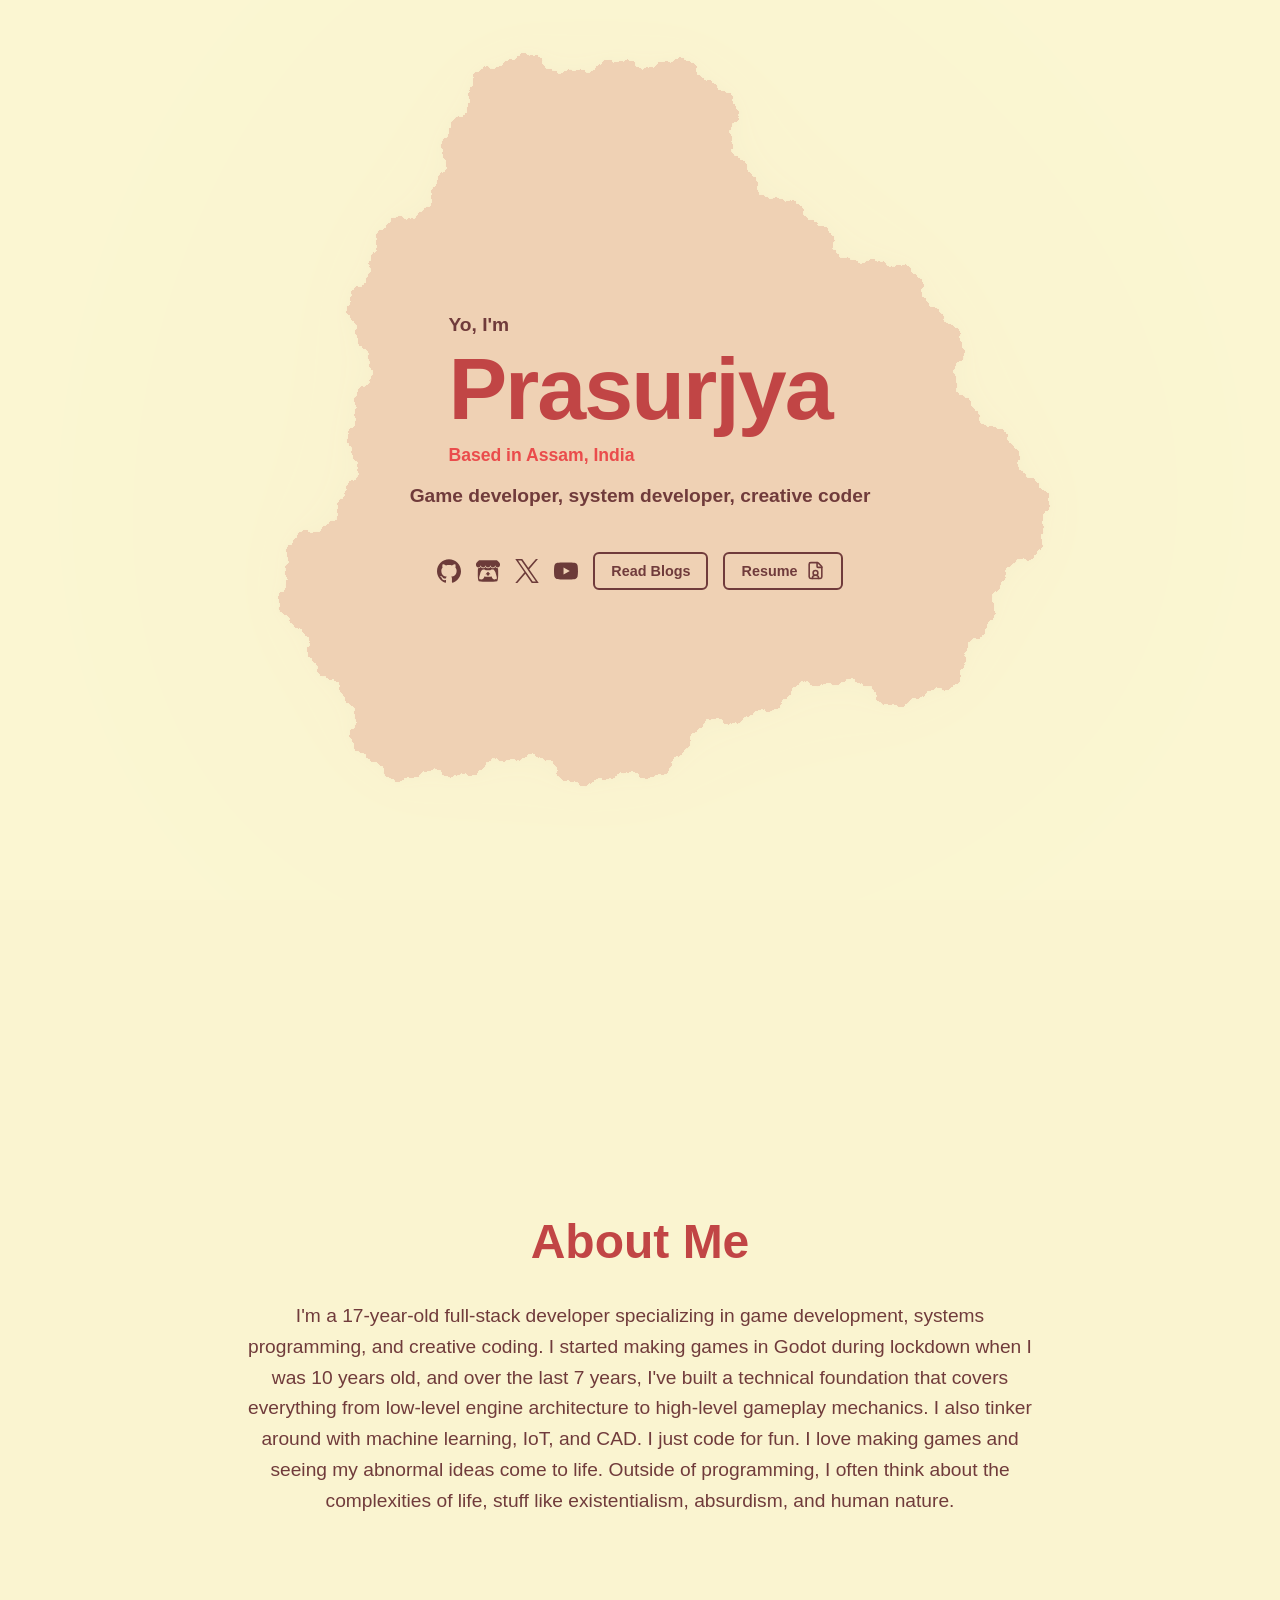
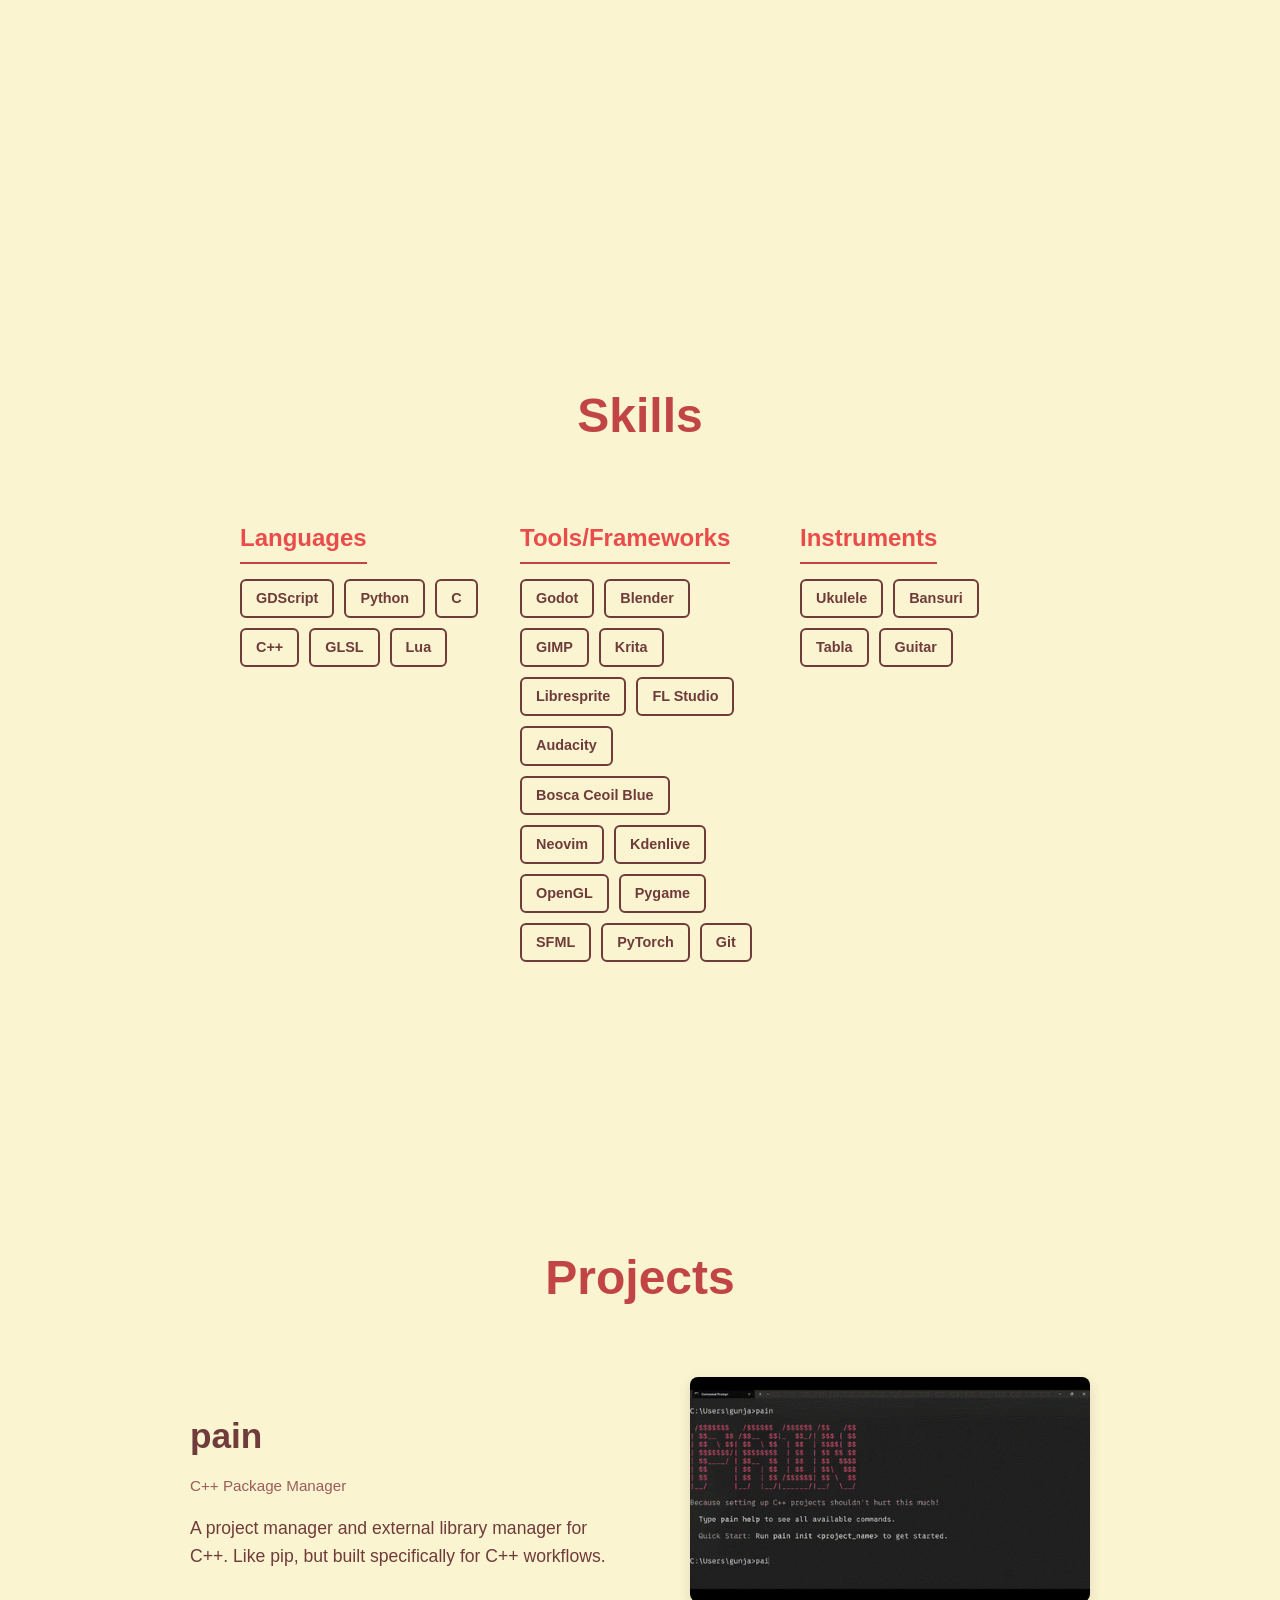
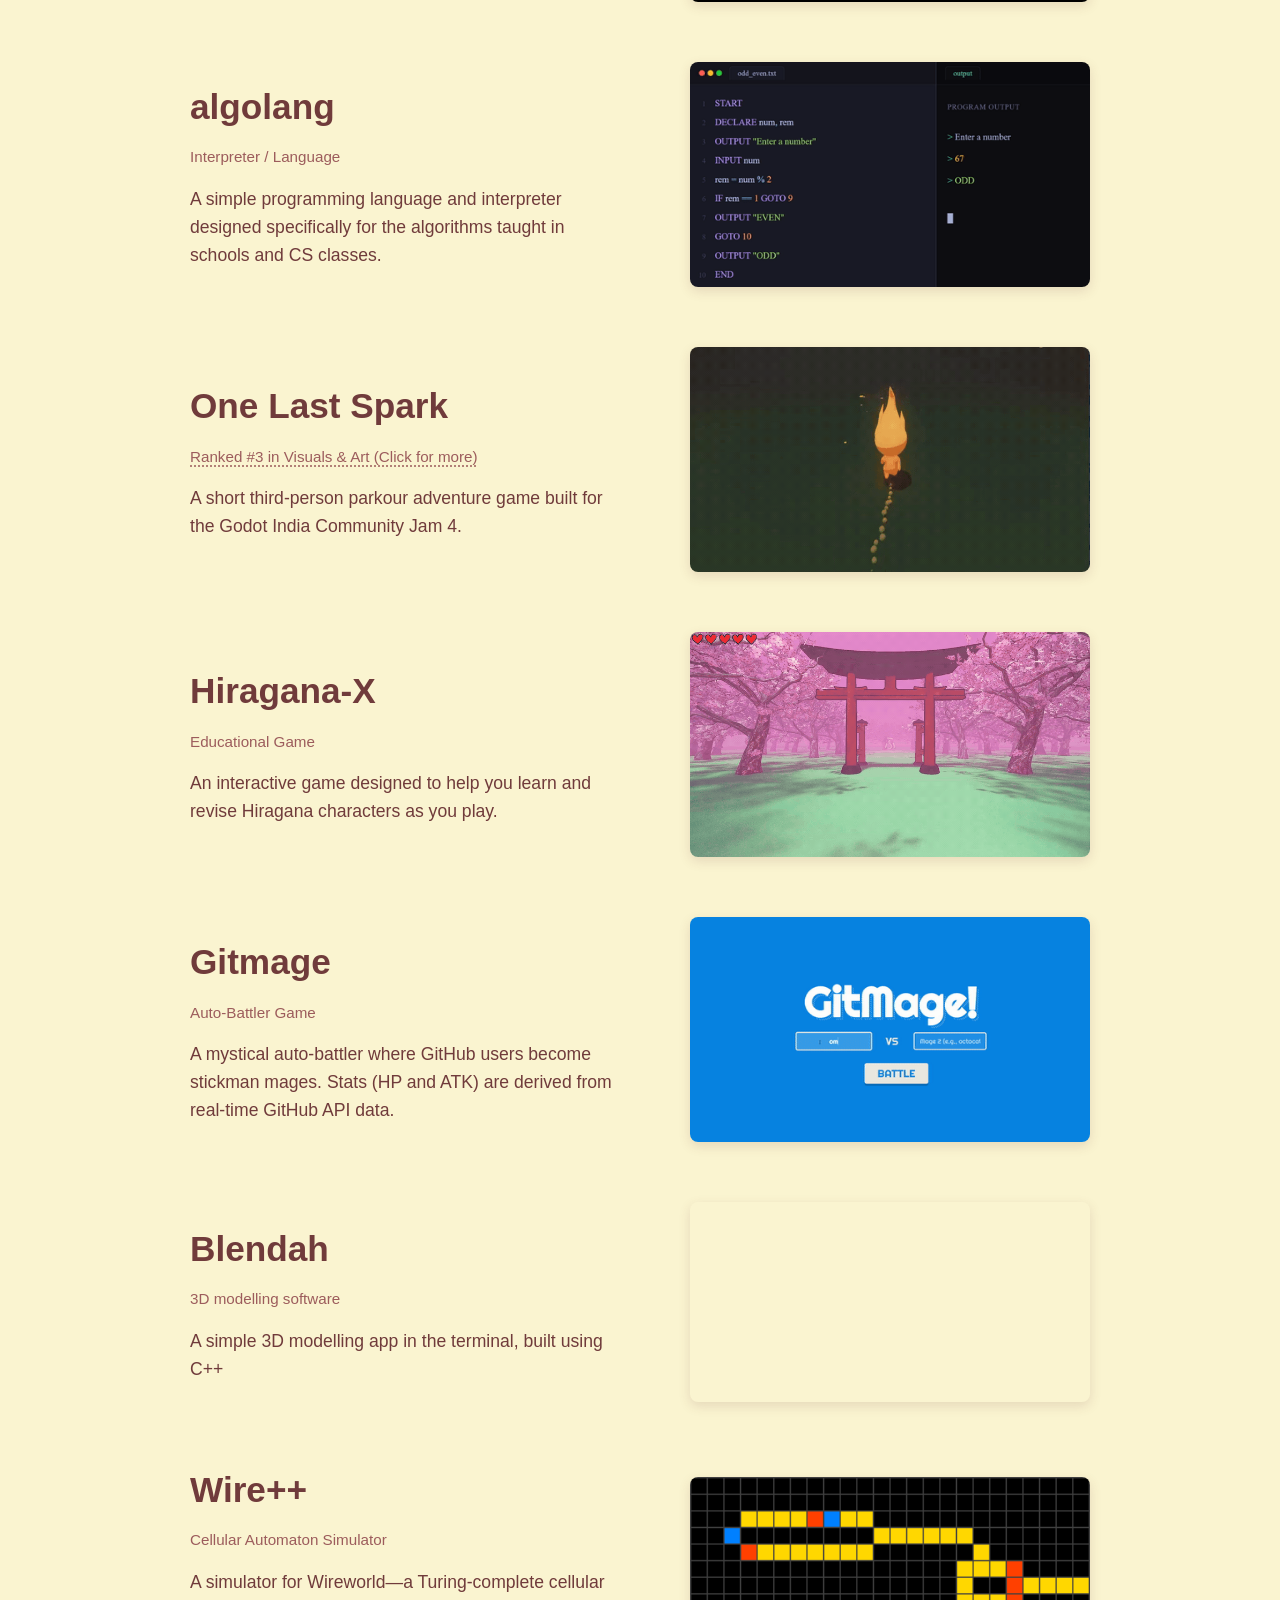
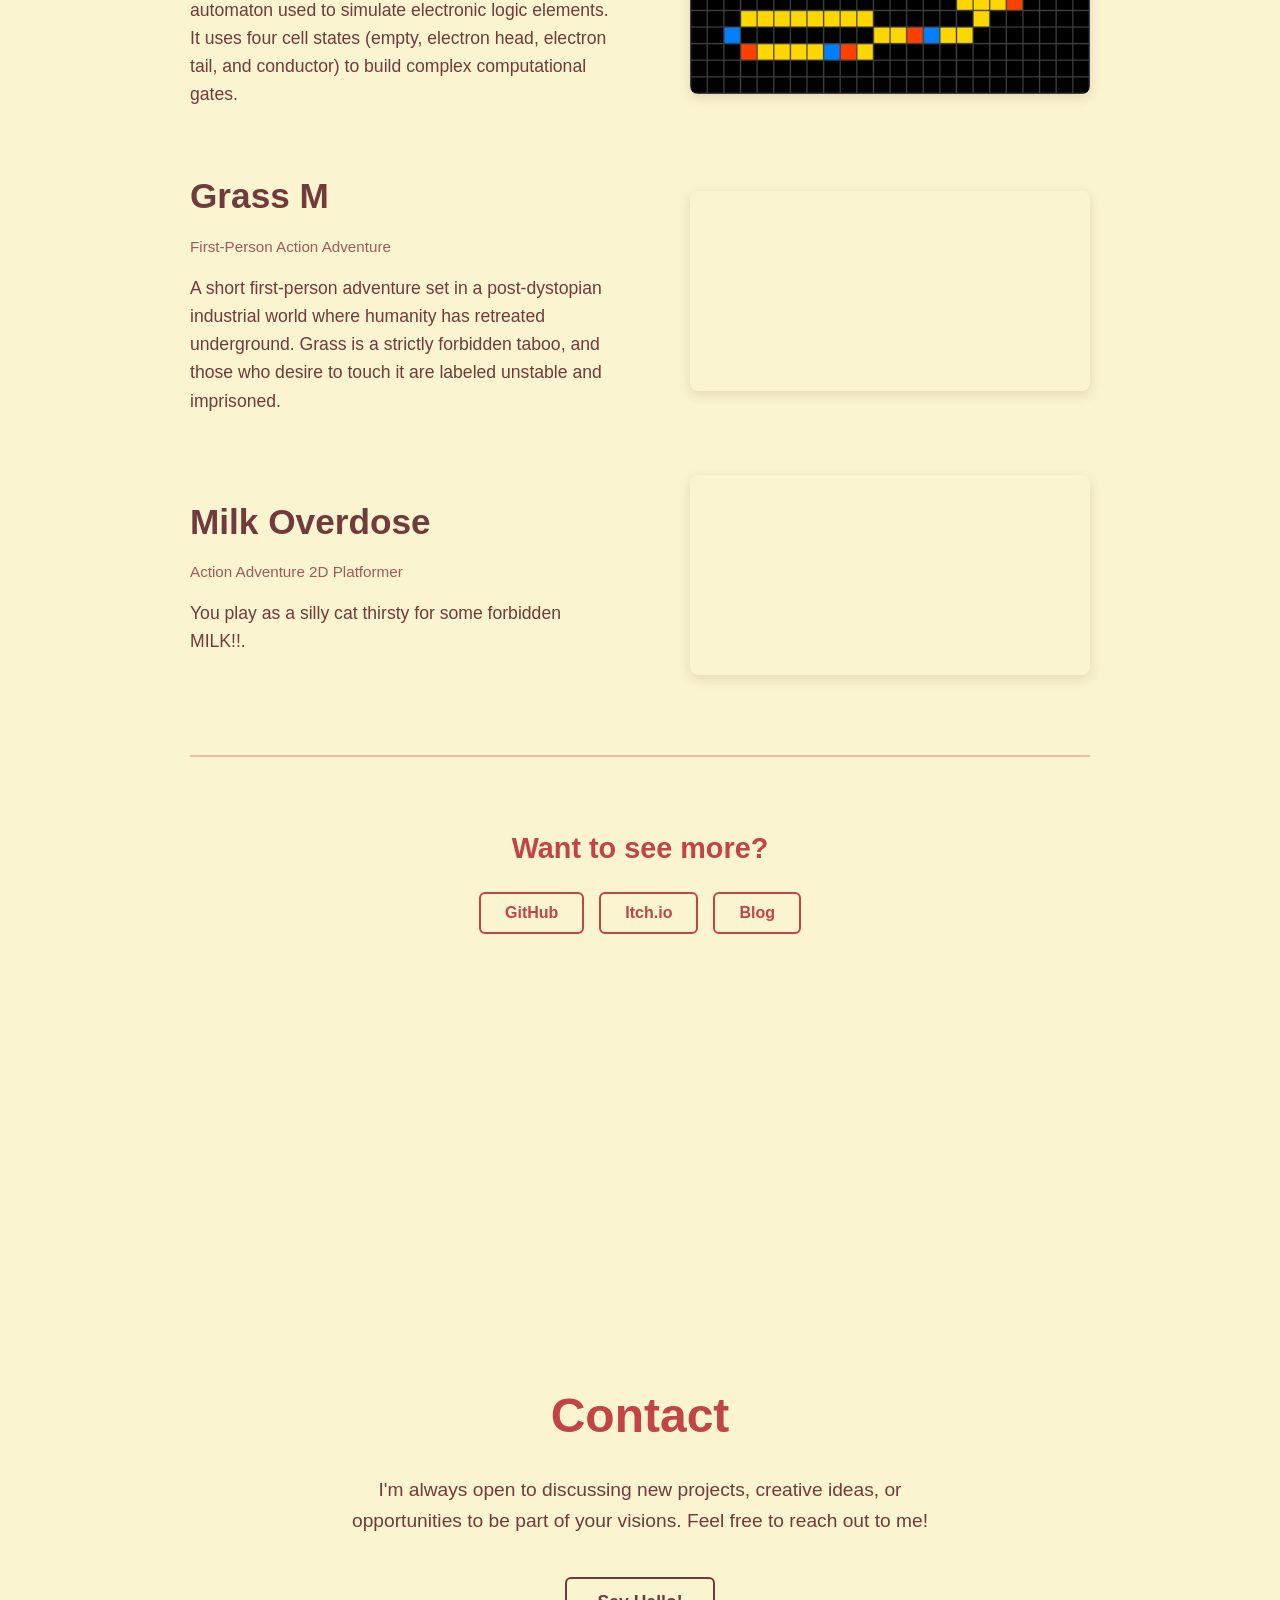
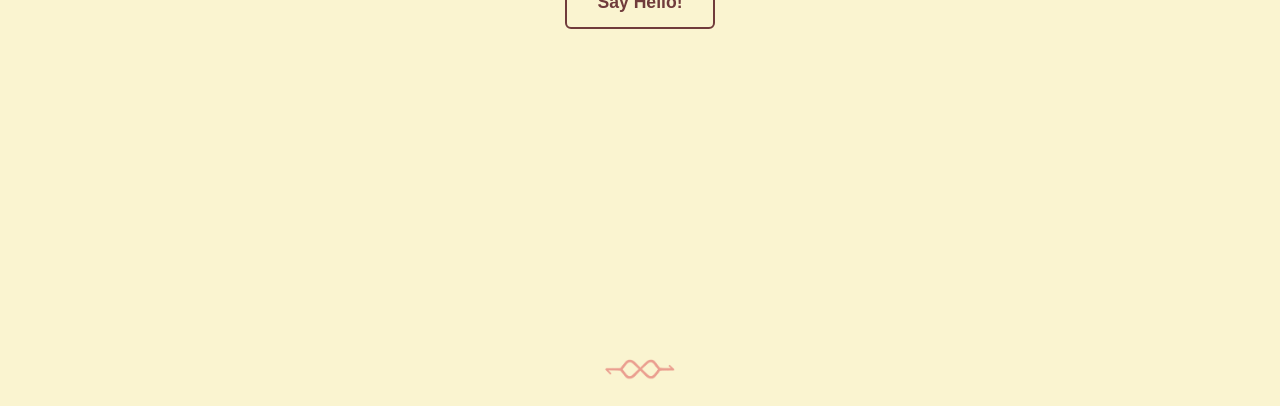
<file: index.html>
<!DOCTYPE html>
<html lang="en">
<head>
    <title>Omnimistic</title>
    <meta charset="UTF-8">
    <meta name="viewport" content="width=device-width, initial-scale=1.0">
    <meta name="description" content="Prasurjya's portfolio.">
    <link rel="icon" type="image/png" href="./src/favicon.png">
    <link rel="stylesheet" href="styles.css">
    
    <script src="script.js" defer></script>
    <script src="Julia_set.js" defer></script>
    <script src="brownian_motion.js" defer></script>
</head>
<body>
    <canvas id="fractal-canvas"></canvas>
    <canvas id="brownian-canvas"></canvas>

    <nav id="navbar">
        <ul>
            <li><a href="#about">About Me</a></li>
            <li><a href="#skills">Skills</a></li>
            <li><a href="#projects">Projects</a></li>
            <li><a href="blogs.html">Blog</a></li>
            <li><a href="#contact">Contact</a></li>
        </ul>
    </nav>

    <div class="hero" id="hero">
        <div class="hero-content">
            <div class="name-block">
                <span class="greeting">Yo, I'm</span>
                <h1>Prasurjya</h1>
                <p class="location">Based in Assam, India</p>
            </div>
            <p class="subtitle">Game developer, system developer, creative coder</p>
            
            <div id="social">
                <a target="_blank" href="https://github.com/omnimistic" class="social-icon-link"><img alt="github profile" src="./src/icons/github.svg"/></a>
                <a target="_blank" href="https://omnimistic.itch.io" class="social-icon-link"><img alt="itch.io profile" src="./src/icons/itchdotio.svg"/></a>
                <a target="_blank" href="https://x.com/omnimistic" class="social-icon-link"><img alt="x profile" src="./src/icons/x.svg"/></a>
                <a target="_blank" href="https://www.youtube.com/@Omnimistic" class="social-icon-link"><img alt="youtube channel" src="./src/icons/youtube.svg"/></a>
                
                <a href="blogs.html" class="resume-btn">
                    <span>Read Blogs</span>
                </a>

                <a target="_blank" href="./src/Prasurjya_Resume.pdf" class="resume-btn">
                    <span>Resume</span>
                    <span class="resume-icon"></span>
                </a>
            </div>
        </div>
    </div>

    <section id="about">
        <div class="about-content">
            <h2>About Me</h2>
            <p>I'm a 17-year-old full-stack developer specializing in game development, systems programming, and creative coding. I started making games in Godot during lockdown when I was 10 years old, and over the last 7 years, I've built a technical foundation that covers everything from low-level engine architecture to high-level gameplay mechanics. I also tinker around with machine learning, IoT, and CAD. I just code for fun. I love making games and seeing my abnormal ideas come to life. Outside of programming, I often think about the complexities of life, stuff like existentialism, absurdism, and human nature.</p>
        </div>
    </section>

    <section id="skills">
        <div class="skills-content">
            <h2>Skills</h2>
            <div class="skills-grid">
                
                <div class="skill-category">
                    <h3>Languages</h3>
                    <ul class="skill-list">
                        <li>GDScript</li>
                        <li>Python</li>
                        <li>C</li>
                        <li>C++</li>
                        <li>GLSL</li>
                        <li>Lua</li>
                    </ul>
                </div>

                <div class="skill-category">
                    <h3>Tools/Frameworks</h3>
                    <ul class="skill-list">
                        <li>Godot</li>
                        <li>Blender</li>
                        <li>GIMP</li>
                        <li>Krita</li>
                        <li>Libresprite</li>
                        <li>FL Studio</li>
                        <li>Audacity</li>
                        <li>Bosca Ceoil Blue</li>
                        <li>Neovim</li>
                        <li>Kdenlive</li>
                        <li>OpenGL</li>
                        <li>Pygame</li>
                        <li>SFML</li>
                        <li>PyTorch</li>
                        <li>Git</li>
                    </ul>
                </div>

                <div class="skill-category">
                    <h3>Instruments</h3>
                    <ul class="skill-list">
                        <li>Ukulele</li>
                        <li>Bansuri</li>
                        <li>Tabla</li>
                        <li>Guitar</li>
                    </ul>
                </div>

            </div>
        </div>
    </section>

    <section id="projects">
        <div class="projects-content">
            <h2>Projects</h2>

            <div class="project-card">
                <div class="project-info">
                    <h3><a href="https://github.com/omnimistic/pain/" target="_blank">pain</a></h3>
                    <p class="project-tag">C++ Package Manager</p>
                    <p class="project-desc">A project manager and external library manager for C++. Like pip, but built specifically for C++ workflows.</p>
                </div>
                <div class="project-image">
                    <a href="https://github.com/omnimistic/pain/" target="_blank">
                        <img src="./src/projects/pain.gif" alt="pain project thumbnail" onerror="this.src='data:image/svg+xml;charset=UTF-8,%3Csvg xmlns=%22http://www.w3.org/2000/svg%22 width=%22400%22 height=%22250%22 style=%22background:%23703B3B;border-radius:8px;%22%3E%3C/svg%3E'"/>
                    </a>
                </div>
            </div>

            <div class="project-card">
                <div class="project-info">
                    <h3><a href="https://github.com/omnimistic/algo-lang" target="_blank">algolang</a></h3>
                    <p class="project-tag">Interpreter / Language</p>
                    <p class="project-desc">A simple programming language and interpreter designed specifically for the algorithms taught in schools and CS classes.</p>
                </div>
                <div class="project-image">
                    <a href="https://github.com/omnimistic/algo-lang" target="_blank">
                        <img src="./src/projects/algolang.gif" alt="algolang project thumbnail" onerror="this.src='data:image/svg+xml;charset=UTF-8,%3Csvg xmlns=%22http://www.w3.org/2000/svg%22 width=%22400%22 height=%22250%22 style=%22background:%23703B3B;border-radius:8px;%22%3E%3C/svg%3E'"/>
                    </a>
                </div>
            </div>

            <div class="project-card">
                <div class="project-info">
                    <h3><a href="https://omnimistic.itch.io/one-last-spark" target="_blank">One Last Spark</a></h3>
                    <p class="project-tag interactive-stat" id="spark-stat" data-short="Ranked #3 in Visuals & Art (Click for more)" data-full="Visuals & Art #3 | Audio #4 | Theme #4 | Gameplay #7">Ranked #3 in Visuals & Art (Click for more)</p>
                    <p class="project-desc">A short third-person parkour adventure game built for the Godot India Community Jam 4.</p>
                </div>
                <div class="project-image">
                    <a href="https://omnimistic.itch.io/one-last-spark" target="_blank">
                        <img src="./src/projects/spark.gif" alt="One Last Spark thumbnail" onerror="this.src='data:image/svg+xml;charset=UTF-8,%3Csvg xmlns=%22http://www.w3.org/2000/svg%22 width=%22400%22 height=%22250%22 style=%22background:%23703B3B;border-radius:8px;%22%3E%3C/svg%3E'"/>
                    </a>
                </div>
            </div>

            <div class="project-card">
                <div class="project-info">
                    <h3><a href="https://omnimistic.itch.io/zarx-hiragana" target="_blank">Hiragana-X</a></h3>
                    <p class="project-tag">Educational Game</p>
                    <p class="project-desc">An interactive game designed to help you learn and revise Hiragana characters as you play.</p>
                </div>
                <div class="project-image">
                    <a href="https://omnimistic.itch.io/zarx-hiragana" target="_blank">
                        <img src="./src/projects/hiragana-x.gif" alt="Hiragana-X thumbnail" onerror="this.src='data:image/svg+xml;charset=UTF-8,%3Csvg xmlns=%22http://www.w3.org/2000/svg%22 width=%22400%22 height=%22250%22 style=%22background:%23703B3B;border-radius:8px;%22%3E%3C/svg%3E'"/>
                    </a>
                </div>
            </div>

            <div class="project-card">
                <div class="project-info">
                    <h3><a href="https://github.com/omnimistic/gitmage" target="_blank">Gitmage</a></h3>
                    <p class="project-tag">Auto-Battler Game</p>
                    <p class="project-desc">A mystical auto-battler where GitHub users become stickman mages. Stats (HP and ATK) are derived from real-time GitHub API data.</p>
                </div>
                <div class="project-image">
                    <a href="https://github.com/omnimistic/gitmage" target="_blank">
                        <img src="./src/projects/gitmage.gif" alt="Gitmage thumbnail" onerror="this.src='data:image/svg+xml;charset=UTF-8,%3Csvg xmlns=%22http://www.w3.org/2000/svg%22 width=%22400%22 height=%22250%22 style=%22background:%23703B3B;border-radius:8px;%22%3E%3C/svg%3E'"/>
                    </a>
                </div>
            </div>

            <div class="project-card">
                <div class="project-info">
                    <h3><a href="https://github.com/omnimistic/Blendah" target="_blank">Blendah</a></h3>
                    <p class="project-tag">3D modelling software</p>
                    <p class="project-desc">A simple 3D modelling app in the terminal, built using C++</p>
                </div>
                <div class="project-image">
                    <a href="https://github.com/omnimistic/Blendah" target="_blank">
                        <video autoplay loop muted playsinline title="Blendah thumbnail">
                            <source src="./src/projects/blendah.mp4" type="video/mp4">
                        </video>
                    </a>
                </div>
            </div>

            <div class="project-card">
                <div class="project-info">
                    <h3><a href="#" target="_blank">Wire++</a></h3>
                    <p class="project-tag">Cellular Automaton Simulator</p>
                    <p class="project-desc">A simulator for Wireworld—a Turing-complete cellular automaton used to simulate electronic logic elements. It uses four cell states (empty, electron head, electron tail, and conductor) to build complex computational gates.</p>
                </div>
                <div class="project-image">
                    <a href="#" target="_blank">
                        <img src="./src/projects/wirepp.gif" alt="wire++ thumbnail" onerror="this.src='data:image/svg+xml;charset=UTF-8,%3Csvg xmlns=%22http://www.w3.org/2000/svg%22 width=%22400%22 height=%22250%22 style=%22background:%23703B3B;border-radius:8px;%22%3E%3C/svg%3E'"/>
                    </a>
                </div>
            </div>

            <div class="project-card">
                <div class="project-info">
                    <h3><a href="#" target="_blank">Grass M</a></h3>
                    <p class="project-tag">First-Person Action Adventure</p>
                    <p class="project-desc">A short first-person adventure set in a post-dystopian industrial world where humanity has retreated underground. Grass is a strictly forbidden taboo, and those who desire to touch it are labeled unstable and imprisoned.</p>
                </div>
                <div class="project-image">
                    <a href="#" target="_blank">
                        <video autoplay loop muted playsinline title="Grass M thumbnail">
                            <source src="./src/projects/grassm.mp4" type="video/mp4">
                        </video>
                    </a>
                </div>
            </div>

            <div class="project-card">
                <div class="project-info">
                    <h3><a href="https://omnimistic.itch.io/milk-overdose" target="_blank">Milk Overdose</a></h3>
                    <p class="project-tag">Action Adventure 2D Platformer</p>
                    <p class="project-desc">You play as a silly cat thirsty for some forbidden MILK!!.</p>
                </div>
                <div class="project-image">
                    <a href="https://omnimistic.itch.io/milk-overdose" target="_blank">
                        <video autoplay loop muted playsinline title="Milk overdose thumbnail">
                            <source src="./src/projects/milk-overdose.mp4" type="video/mp4">
                        </video>
                    </a>
                </div>
            </div>

            <div class="see-more">
                <h3>Want to see more?</h3>
                <div class="see-more-links">
                    <a href="https://github.com/omnimistic" target="_blank" class="see-more-btn">GitHub</a>
                    <a href="https://omnimistic.itch.io" target="_blank" class="see-more-btn">Itch.io</a>
                    <a href="blogs.html" class="see-more-btn">Blog</a>
                </div>
            </div>

        </div>
    </section>

    <section id="contact">
        <div class="contact-content">
            <h2>Contact</h2>
            <p>I'm always open to discussing new projects, creative ideas, or opportunities to be part of your visions. Feel free to reach out to me!</p>
            <a href="mailto:omnimistix@gmail.com" class="contact-btn">Say Hello!</a>
        </div>
    </section>

    <section id="webring">
        <div class="webring">
            <div class="webring-btn" id="webring-btn">
                <img src="./src/threadlocked_white.gif" alt="webring" />
                <div class="webring-half left" title="← previous site"></div>
                <div class="webring-half right" title="next site →"></div>
            </div>
        </div>

    </section>

</body>
</html>
</file>
<file: styles.css>
html {
    scroll-behavior: smooth;
    scroll-padding-top: 80px;
    background-color: #FAF4D0;
    overflow-x: hidden;
}

body {
    background-color: transparent;
    color: #703B3B;
    font-family: sans-serif;
    line-height: 1.6;
    margin: 0;
    padding: 0;
    overflow-x: hidden;
}

#fractal-canvas, #brownian-canvas, #squares-background {
    position: fixed;
    top: 0;
    left: 0;
    width: 100vw;
    height: 100vh;
    z-index: 1;
    pointer-events: none;
    transition: opacity 0.6s ease-in-out, filter 0.6s ease-in-out, transform 0.6s ease-in-out;
}

.hero, section {
    position: relative;
    z-index: 2;
}

#fractal-canvas, #squares-background {
    opacity: 1;
    filter: blur(0px);
    transform: scale(1);
}

#brownian-canvas {
    opacity: 0;
    filter: blur(20px);
    transform: scale(0.8);
}

body.show-fluid #fractal-canvas,
body.show-fluid #squares-background {
    opacity: 0;
    filter: blur(20px);
    transform: scale(1.2);
}

body.show-fluid #brownian-canvas {
    opacity: 1;
    filter: blur(0px);
    transform: scale(1);
}

/* Rotating squares */
.rotating-square {
    position: absolute;
    border-radius: 8px;
    z-index: 1;
    animation: rotate 20s linear infinite;
}

@keyframes rotate {
    from { transform: rotate(0deg); }
    to { transform: rotate(360deg); }
}

.rotating-square:nth-child(1) { background-color: rgba(193,69,69,0.08); border: 2px solid rgba(193,69,69,0.25); }
.rotating-square:nth-child(2) { background-color: rgba(234,76,76,0.06); border: 2px solid rgba(234,76,76,0.2); }
.rotating-square:nth-child(3) { background-color: rgba(112,59,59,0.08); border: 2px solid rgba(112,59,59,0.25); }
.rotating-square:nth-child(4) { background-color: rgba(224,169,169,0.12); border: 2px solid rgba(224,169,169,0.35); }
.rotating-square:nth-child(5) { background-color: rgba(212,115,80,0.07); border: 2px solid rgba(212,115,80,0.2); }
.rotating-square:nth-child(6) { background-color: rgba(156,92,92,0.09); border: 2px solid rgba(156,92,92,0.25); }
.rotating-square:nth-child(7) { background-color: rgba(238,204,140,0.1); border: 2px solid rgba(238,204,140,0.3); }

/* ==================== NAVBAR ==================== */
nav {
    position: fixed;
    top: 0;
    left: 0;
    width: 100%;
    max-width: 100vw;
    background-color: rgba(250, 244, 208, 0.95);
    backdrop-filter: blur(12px);
    z-index: 1000;
    padding: 20px 40px;
    box-sizing: border-box;
    opacity: 0;
    pointer-events: none;
    transition: opacity 0.4s ease, transform 0.4s ease, background-color 0.6s ease;
    transform: translateY(-20px);
    overflow: hidden;
}

body.show-fluid nav {
    background-color: rgba(250, 244, 208, 0.1);
}

nav.visible {
    opacity: 1;
    pointer-events: auto;
    transform: translateY(0);
}

nav ul {
    list-style: none;
    padding: 0;
    margin: 0;
    display: flex;
    justify-content: flex-end;
    gap: 20px;
    border-bottom: 2px solid #C14545;
    padding-bottom: 10px;
    transition: border-color 0.6s ease;
    flex-wrap: nowrap;
    min-width: 0;
}

body.show-fluid nav ul {
    border-bottom: 2px solid #FAF4D0;
}

nav a {
    text-decoration: none;
    color: #C14545;
    font-weight: bold;
    text-transform: uppercase;
    font-size: 0.9rem;
    transition: color 0.6s ease;
    white-space: nowrap;
    padding: 4px 8px;
}

nav a:hover { color: #EA4C4C; }

body.show-fluid nav a { color: #FAF4D0; }
body.show-fluid nav a:hover { color: #FFFFFF; }

body.blog-page nav a.active {
    border-bottom: 2px solid #C14545;
    padding-bottom: 2px;
}

/* ==================== HERO ==================== */
.hero {
    min-height: 100vh;
    display: flex;
    justify-content: center;
    align-items: center;
    padding: 40px;
    box-sizing: border-box;
}

.hero-content {
    width: 100%;
    max-width: 900px;
    margin: 0 auto;
    display: flex;
    flex-direction: column;
    align-items: center;
    text-align: center;
}

/* greeting + h1 + location grouped, left-aligned as a unit */
.name-block {
    display: inline-flex;
    flex-direction: column;
    align-items: flex-start;
}

.greeting {
    color: #703B3B;
    font-size: 1.2rem;
    font-weight: bold;
    margin: 0 0 4px 0;
}

.location {
    color: #EA4C4C;
    font-size: 1.1rem;
    font-weight: bold;
    margin: 0 0 12px 0;
}

.hero-content h1 {
    color: #C14545;
    font-size: 5.5rem;
    letter-spacing: -2px;
    line-height: 1;
    margin: 0 0 8px 0;
    text-align: left;
    width: auto;
}

.subtitle {
    color: #703B3B;
    font-size: 1.2rem;
    font-weight: bold;
    margin: 0 0 30px 0;
    text-align: center;
    width: auto;
}

/* Social row — single line, wraps to two clean rows on small screens */
#social {
    display: flex;
    justify-content: center;
    align-items: center;
    gap: 15px;
    flex-wrap: wrap;
    width: 100%;
    margin-top: 10px;
}

.social-icon-link {
    display: flex;
    align-items: center;
    justify-content: center;
    flex-shrink: 0;
}

#social img {
    width: 1.5rem;
    height: 1.5rem;
    transition: transform 0.2s ease;
    filter: brightness(0) saturate(100%) invert(24%) sepia(23%) saturate(1072%) hue-rotate(314deg) brightness(97%) contrast(89%);
}

#social .social-icon-link:hover img {
    transform: scale(1.15);
}

.resume-btn {
    display: inline-flex;
    align-items: center;
    justify-content: center;
    gap: 8px;
    background-color: transparent;
    border: 2px solid #703B3B;
    color: #703B3B;
    text-decoration: none;
    font-weight: bold;
    padding: 0 16px;
    height: 38px;
    box-sizing: border-box;
    border-radius: 6px;
    font-size: 0.9rem;
    transition: all 0.2s ease;
    white-space: nowrap;
    flex-shrink: 0;
}

.resume-btn span {
    display: inline-block;
    line-height: normal;
}

.resume-icon {
    width: 1.2rem;
    height: 1.2rem;
    background-color: #703B3B;
    -webkit-mask: url('./src/icons/file-user.svg') no-repeat center / contain;
    mask: url('./src/icons/file-user.svg') no-repeat center / contain;
    transition: background-color 0.2s ease;
}

.resume-btn:hover {
    background-color: #703B3B;
    color: #FAF4D0;
    transform: translateY(-2px);
}

.resume-btn:hover .resume-icon {
    background-color: #FAF4D0;
}

/* ==================== MAIN SECTIONS ==================== */
#about, #skills, #projects, #contact {
    min-height: 100vh;
    padding: 100px 40px;
    display: flex;
    justify-content: center;
    align-items: center;
    box-sizing: border-box;
}

.about-content, .contact-content {
    max-width: 800px;
    text-align: center;
}

.contact-content { max-width: 600px; }

#about h2, #skills h2, #projects h2, #contact h2 {
    color: #C14545;
    font-size: 3rem;
    margin-bottom: 20px;
    text-align: center;
    transition: color 0.6s ease, text-shadow 0.6s ease;
}

#skills h2 { margin-bottom: 40px; }
#projects h2 { margin-bottom: 60px; }

#about p, #contact p {
    color: #703B3B;
    font-size: 1.2rem;
    transition: color 0.6s ease, text-shadow 0.6s ease;
}

#contact p { margin-bottom: 40px; }

body.show-fluid #projects h2,
body.show-fluid #contact h2 {
    color: #FAF4D0;
    text-shadow: 0 2px 6px rgba(0,0,0,0.4);
}

body.show-fluid #contact p {
    color: #FAF4D0;
    text-shadow: 0 1px 3px rgba(0,0,0,0.5);
}

/* ==================== SKILLS ==================== */
.skills-content {
    max-width: 800px;
    width: 100%;
}

.skills-grid {
    display: grid;
    grid-template-columns: repeat(auto-fit, minmax(200px, 1fr));
    gap: 40px;
}

.skill-category h3 {
    color: #EA4C4C;
    font-size: 1.5rem;
    margin-bottom: 15px;
    border-bottom: 2px solid #C14545;
    padding-bottom: 5px;
    display: inline-block;
}

.skill-list {
    list-style: none;
    padding: 0;
    margin: 0;
    display: flex;
    flex-wrap: wrap;
    gap: 10px;
}

.skill-list li {
    background-color: transparent;
    border: 2px solid #703B3B;
    color: #703B3B;
    padding: 6px 14px;
    border-radius: 6px;
    font-size: 0.9rem;
    font-weight: bold;
    transition: all 0.2s ease;
}

.skill-list li:hover {
    background-color: #703B3B;
    color: #FAF4D0;
    transform: translateY(-2px);
}

/* ==================== PROJECTS ==================== */
.projects-content {
    max-width: 900px;
    width: 100%;
}

.project-card {
    display: flex;
    align-items: center;
    justify-content: space-between;
    gap: 40px;
    margin-bottom: 60px;
}

.project-info {
    flex: 1;
    max-width: 50%;
}

.project-info h3 {
    font-size: 2.2rem;
    margin: 0 0 10px 0;
}

.project-info h3 a {
    color: #703B3B;
    text-decoration: none;
    transition: color 0.6s ease, text-shadow 0.6s ease;
}

.project-info h3 a:hover { color: #C14545; }

body.show-fluid .project-info h3 a {
    color: #FAF4D0;
    text-shadow: 0 2px 4px rgba(0,0,0,0.5);
}

body.show-fluid .project-info h3 a:hover { color: #FFFFFF; }

.project-tag {
    color: #9c5c5c;
    font-size: 0.95rem;
    margin: 0 0 15px 0;
    transition: color 0.6s ease, text-shadow 0.6s ease;
}

body.show-fluid .project-tag {
    color: #FFFFFF;
    text-shadow: 0 1px 3px rgba(0,0,0,0.6);
}

.interactive-stat {
    cursor: pointer;
    text-decoration: underline;
    text-decoration-style: dotted;
    text-underline-offset: 4px;
    transition: color 0.6s ease, text-shadow 0.6s ease;
}

.interactive-stat:hover { color: #C14545; }

body.show-fluid .interactive-stat {
    color: #FFFFFF;
    text-shadow: 0 1px 3px rgba(0,0,0,0.6);
}

body.show-fluid .interactive-stat:hover { color: #FAF4D0; }

.project-desc {
    color: #703B3B;
    font-size: 1.1rem;
    line-height: 1.6;
    margin: 0;
    transition: color 0.6s ease, text-shadow 0.6s ease;
}

body.show-fluid .project-desc {
    color: #FAF4D0;
    text-shadow: 0 1px 4px rgba(0,0,0,0.5);
}

.project-image {
    flex: 1;
    display: flex;
    justify-content: flex-end;
}

.project-image img,
.project-image video {
    max-width: 100%;
    width: 400px;
    height: auto;
    border-radius: 8px;
    box-shadow: 0 4px 12px rgba(112, 59, 59, 0.15);
    transition: transform 0.2s ease, box-shadow 0.2s ease;
    display: block;
}

.project-image img:hover,
.project-image video:hover {
    transform: translateY(-4px);
    box-shadow: 0 8px 16px rgba(112, 59, 59, 0.25);
}

.see-more {
    text-align: center;
    margin-top: 80px;
    padding-top: 40px;
    border-top: 2px solid rgba(193, 69, 69, 0.3);
    transition: border-color 0.6s ease;
}

body.show-fluid .see-more {
    border-top: 2px solid rgba(250, 244, 208, 0.4);
}

.see-more h3 {
    color: #C14545;
    font-size: 1.8rem;
    margin-bottom: 20px;
    transition: color 0.6s ease, text-shadow 0.6s ease;
}

body.show-fluid .see-more h3 {
    color: #FAF4D0;
    text-shadow: 0 2px 4px rgba(0,0,0,0.4);
}

.see-more-links {
    display: flex;
    justify-content: center;
    gap: 15px;
}

.see-more-btn, .contact-btn {
    display: inline-flex;
    align-items: center;
    justify-content: center;
    background-color: transparent;
    text-decoration: none;
    font-weight: bold;
    border-radius: 6px;
    line-height: 1;
    transition: all 0.6s ease;
}

.see-more-btn {
    border: 2px solid #C14545;
    color: #C14545;
    padding: 0 24px;
    height: 38px;
    font-size: 1rem;
}

.see-more-btn:hover {
    background-color: #C14545;
    color: #FAF4D0;
    transform: translateY(-2px);
}

.contact-btn {
    border: 2px solid #703B3B;
    color: #703B3B;
    padding: 0 30px;
    height: 48px;
    font-size: 1.1rem;
}

.contact-btn:hover {
    background-color: #703B3B;
    color: #FAF4D0;
    transform: translateY(-2px);
}

body.show-fluid .see-more-btn,
body.show-fluid .contact-btn {
    color: #FFFFFF;
    border-color: #FFFFFF;
    text-shadow: 0 1px 3px rgba(0,0,0,0.4);
    box-shadow: 0 2px 4px rgba(0,0,0,0.2);
}

body.show-fluid .see-more-btn:hover,
body.show-fluid .contact-btn:hover {
    background-color: #FFFFFF;
    color: #703B3B;
    text-shadow: none;
}


/* ==================== BLOG PAGE ==================== */
body.blog-page {
    background-color: #FAF4D0;
    color: #703B3B;
    overflow-x: hidden;
    position: relative;
    min-height: 100vh;
    display: block;
}

.blog-bg-blob {
    position: absolute;
    top: 5%;
    left: 50%;
    transform: translateX(-50%);
    width: 800px;
    height: 900px;
    background-color: rgba(193, 69, 69, 0.08);
    border-radius: 40% 60% 70% 30% / 40% 50% 60% 50%;
    z-index: -1;
    filter: blur(25px);
}

.blog-header {
    text-align: center;
    padding: 120px 20px 50px 20px;
    position: relative;
    z-index: 2;
}

.blog-header h1 {
    color: #C14545;
    font-size: 4rem;
    margin: 0 0 10px 0;
    letter-spacing: -1px;
}

.blog-header p {
    color: #703B3B;
    font-size: 1.1rem;
    margin: 0;
}

.blog-main {
    max-width: 850px;
    margin: 0 auto;
    width: 100%;
    position: relative;
    z-index: 2;
    padding: 0 20px;
    box-sizing: border-box;
}

.blog-controls {
    display: flex;
    justify-content: flex-end;
    margin-bottom: 20px;
}

.sort-btn {
    background-color: transparent;
    border: 2px solid #C14545;
    color: #C14545;
    padding: 6px 16px;
    border-radius: 6px;
    font-weight: bold;
    font-size: 0.95rem;
    cursor: pointer;
    transition: all 0.2s ease;
}

.sort-btn:hover {
    background-color: #C14545;
    color: #FAF4D0;
}

.posts-container {
    display: flex;
    flex-direction: column;
    gap: 30px;
    padding-bottom: 60px;
}

.blog-post-card {
    cursor: pointer;
    border-radius: 8px;
    padding: 20px;
    margin: 0;
    border-bottom: 1px solid #C14545;
    display: flex;
    align-items: center;
    gap: 25px;
    transition: background-color 0.2s ease;
    box-sizing: border-box;
    width: 100%;
}

.blog-post-card:last-child { border-bottom: none; }
.blog-post-card:hover { background-color: rgba(193, 69, 69, 0.05); }

.blog-post-image {
    width: 220px;
    height: 140px;
    flex-shrink: 0;
    border-radius: 6px;
    overflow: hidden;
    border: 2px solid rgba(112, 59, 59, 0.3);
    background-color: rgba(112, 59, 59, 0.1);
}

.blog-post-image img {
    width: 100%;
    height: 100%;
    object-fit: cover;
}

.blog-post-content {
    display: flex;
    flex-direction: column;
    justify-content: center;
    flex-grow: 1;
}

.blog-title-wrap {
    display: flex;
    align-items: center;
    flex-wrap: wrap;
    gap: 12px;
    color: #C14545;
    font-size: 1.6rem;
    margin: 0 0 8px 0;
    line-height: 1.2;
}

.blog-tag-square {
    font-size: 0.85rem;
    font-family: monospace;
    color: #C14545;
    border: 2px solid #C14545;
    background-color: transparent;
    padding: 2px 8px;
    border-radius: 4px;
    font-weight: bold;
    display: inline-block;
    line-height: 1;
}

.blog-post-content .blog-desc {
    color: #703B3B;
    line-height: 1.5;
    margin: 0 0 10px 0;
    font-size: 1.05rem;
    font-weight: 500;
}

.blog-post-meta {
    color: #9c5c5c;
    font-size: 0.85rem;
}

#single-view {
    padding-top: 40px;
    padding-bottom: 100px;
    position: relative;
    z-index: 10;
}

.slide-up-active {
    animation: blogPostSlideUp 0.6s cubic-bezier(0.25, 1, 0.5, 1) forwards;
}

@keyframes blogPostSlideUp {
    from { opacity: 0; transform: translateY(40px); }
    to { opacity: 1; transform: translateY(0); }
}

.back-btn {
    background: none;
    border: none;
    color: #FAF4D0;
    font-size: 1.1rem;
    font-weight: bold;
    cursor: pointer;
    padding: 0;
    margin-bottom: 40px;
    transition: color 0.3s ease, transform 0.2s ease;
    text-transform: lowercase;
    display: inline-block;
}

.back-btn:hover {
    color: #FFFFFF;
    transform: translateX(-4px);
}

body.show-fluid .single-title {
    font-size: 3.8rem;
    color: #FFFFFF;
    margin: 0 0 10px 0;
    line-height: 1.1;
    letter-spacing: -1px;
    text-shadow: 0 2px 8px rgba(0,0,0,0.5);
}

body.show-fluid .single-meta {
    color: #FAF4D0;
    font-size: 1.1rem;
    margin-bottom: 50px;
    opacity: 0.8;
    text-shadow: 0 1px 4px rgba(0,0,0,0.4);
}

body.show-fluid .parsed-markdown p,
body.show-fluid .parsed-markdown li {
    font-size: 1.2rem;
    color: #FAF4D0;
    line-height: 1.8;
    margin-bottom: 1.5em;
    text-shadow: 0 1px 4px rgba(0,0,0,0.4);
}

body.show-fluid .parsed-markdown h1,
body.show-fluid .parsed-markdown h2,
body.show-fluid .parsed-markdown h3 {
    color: #FFFFFF;
    margin-top: 2em;
    margin-bottom: 0.8em;
    text-shadow: 0 2px 6px rgba(0,0,0,0.5);
}

body.show-fluid .parsed-markdown a {
    color: #FFFFFF;
    text-decoration: underline;
    text-decoration-style: dotted;
    text-underline-offset: 4px;
}

body.show-fluid .parsed-markdown pre {
    background-color: rgba(0,0,0,0.4);
    padding: 20px;
    border-radius: 8px;
    overflow-x: auto;
    border: 1px solid rgba(255,255,255,0.1);
    margin-bottom: 1.5em;
    backdrop-filter: blur(4px);
}

body.show-fluid .parsed-markdown code {
    font-family: monospace;
    font-size: 0.95em;
    color: #FFFFFF;
    background-color: rgba(0,0,0,0.2);
    padding: 2px 6px;
    border-radius: 4px;
}

body.show-fluid .parsed-markdown pre code {
    color: #FAF4D0;
    background-color: transparent;
    padding: 0;
}

body.show-fluid .parsed-markdown blockquote {
    border-left: 4px solid #FAF4D0;
    padding-left: 20px;
    margin-left: 0;
    color: #FAF4D0;
    opacity: 0.85;
    font-style: italic;
}

/* ==================== MOBILE ==================== */
@media (max-width: 768px) {

    nav {
        padding: 15px 20px;
    }

    nav ul {
        gap: 8px;
        justify-content: center;
        flex-wrap: wrap;
    }

    nav a {
        font-size: 0.78rem;
        white-space: nowrap;
        padding: 4px 6px;
    }

    .hero {
        padding: 40px 20px;
    }

    .hero-content h1 {
        font-size: 3.2rem;
        letter-spacing: -1px;
    }

    .greeting {
        font-size: 1rem;
    }

    .location {
        font-size: 0.95rem;
    }

    .subtitle {
        font-size: 1rem;
        margin-bottom: 20px;
    }

    #social {
        gap: 12px;
        row-gap: 12px;
    }

    /* icons stay on row 1 */
    .social-icon-link {
        order: 1;
    }

    /* invisible full-width break between icons and buttons */
    #social::after {
        content: '';
        display: block;
        width: 100%;
        order: 2;
    }

    /* buttons drop to row 2 */
    .resume-btn {
        order: 3;
        flex: 1;
        min-width: 120px;
        max-width: 160px;
        justify-content: center;
    }

    #about, #skills, #projects, #contact {
        padding: 80px 20px;
    }

    .project-card {
        flex-direction: column;
        text-align: center;
        gap: 20px;
    }

    .project-info {
        max-width: 100%;
    }

    .project-image {
        justify-content: center;
    }

    .blog-header {
        padding: 100px 20px 40px 20px;
    }

    .blog-header h1 {
        font-size: 2.8rem;
    }

    .blog-main {
        padding: 0 15px 40px 15px !important;
    }

    .blog-post-card {
        flex-direction: column;
        align-items: stretch;
        text-align: left;
        padding: 15px 0;
        gap: 15px;
    }

    .blog-post-image {
        width: 100%;
        height: 180px;
    }

    .blog-post-content {
        width: 100%;
    }

    .blog-title-wrap {
        font-size: 1.4rem;
        flex-direction: column;
        align-items: flex-start;
        gap: 8px;
    }

    .blog-tag-square {
        align-self: flex-start;
    }

    .blog-post-content .blog-desc {
        font-size: 1rem;
        margin: 4px 0 8px 0;
    }

    body.show-fluid .single-title {
        font-size: 2.4rem;
    }

    body.show-fluid .parsed-markdown p,
    body.show-fluid .parsed-markdown li {
        font-size: 1.1rem;
    }
}

.webring {
    display: flex;
    justify-content: center;
    align-items: center;
    padding: 20px;
}

.webring-btn {
    position: relative;
    display: inline-block;
    cursor: pointer;
    width: 88px; /* standard 88x31 button size */
}

.webring-btn img {
    display: block;
    width: 100%;
    height: auto;
    filter: invert(24%) sepia(23%) saturate(1072%) hue-rotate(314deg) brightness(97%) contrast(89%);
}

.webring-btn::before,
.webring-btn::after {
    content: '';
    position: absolute;
    top: 0;
    width: 50%;
    height: 100%;
    background-color: rgba(255, 255, 255, 0.25);
    opacity: 0;
    transition: opacity 0.2s ease;
    pointer-events: none;
}

.webring-btn::before { left: 0; border-radius: 2px 0 0 2px; }
.webring-btn::after  { right: 0; border-radius: 0 2px 2px 0; }

.webring-btn.hover-left::before  { opacity: 1; }
.webring-btn.hover-right::after  { opacity: 1; }

.webring-half {
    position: absolute;
    top: 0;
    width: 50%;
    height: 100%;
    pointer-events: all;
}

.webring-half.left  { left: 0; }
.webring-half.right { right: 0; }

.parsed-markdown .katex-display {
    margin: 2.2rem 0;
    padding: 1.6rem 2rem;
    background: rgba(30, 30, 46, 0.65);
    border-radius: 10px;
    /* border-left: 5px solid rgba(122, 162, 247, 0.8); */
    overflow-x: auto;
    backdrop-filter: blur(8px);
}

.parsed-markdown .katex {
    font-size: 1.09em;
    line-height: 1.65;
}

.parsed-markdown .math-inline .katex {
    background: rgba(42, 42, 58, 0.7);
    padding: 0.12em 0.4em;
    border-radius: 4px;
    font-size: 1.05em;
}

/* Optional: Soften the box even more */
.parsed-markdown .katex-display .katex {
    padding: 0.3rem 0;
}
</file>
